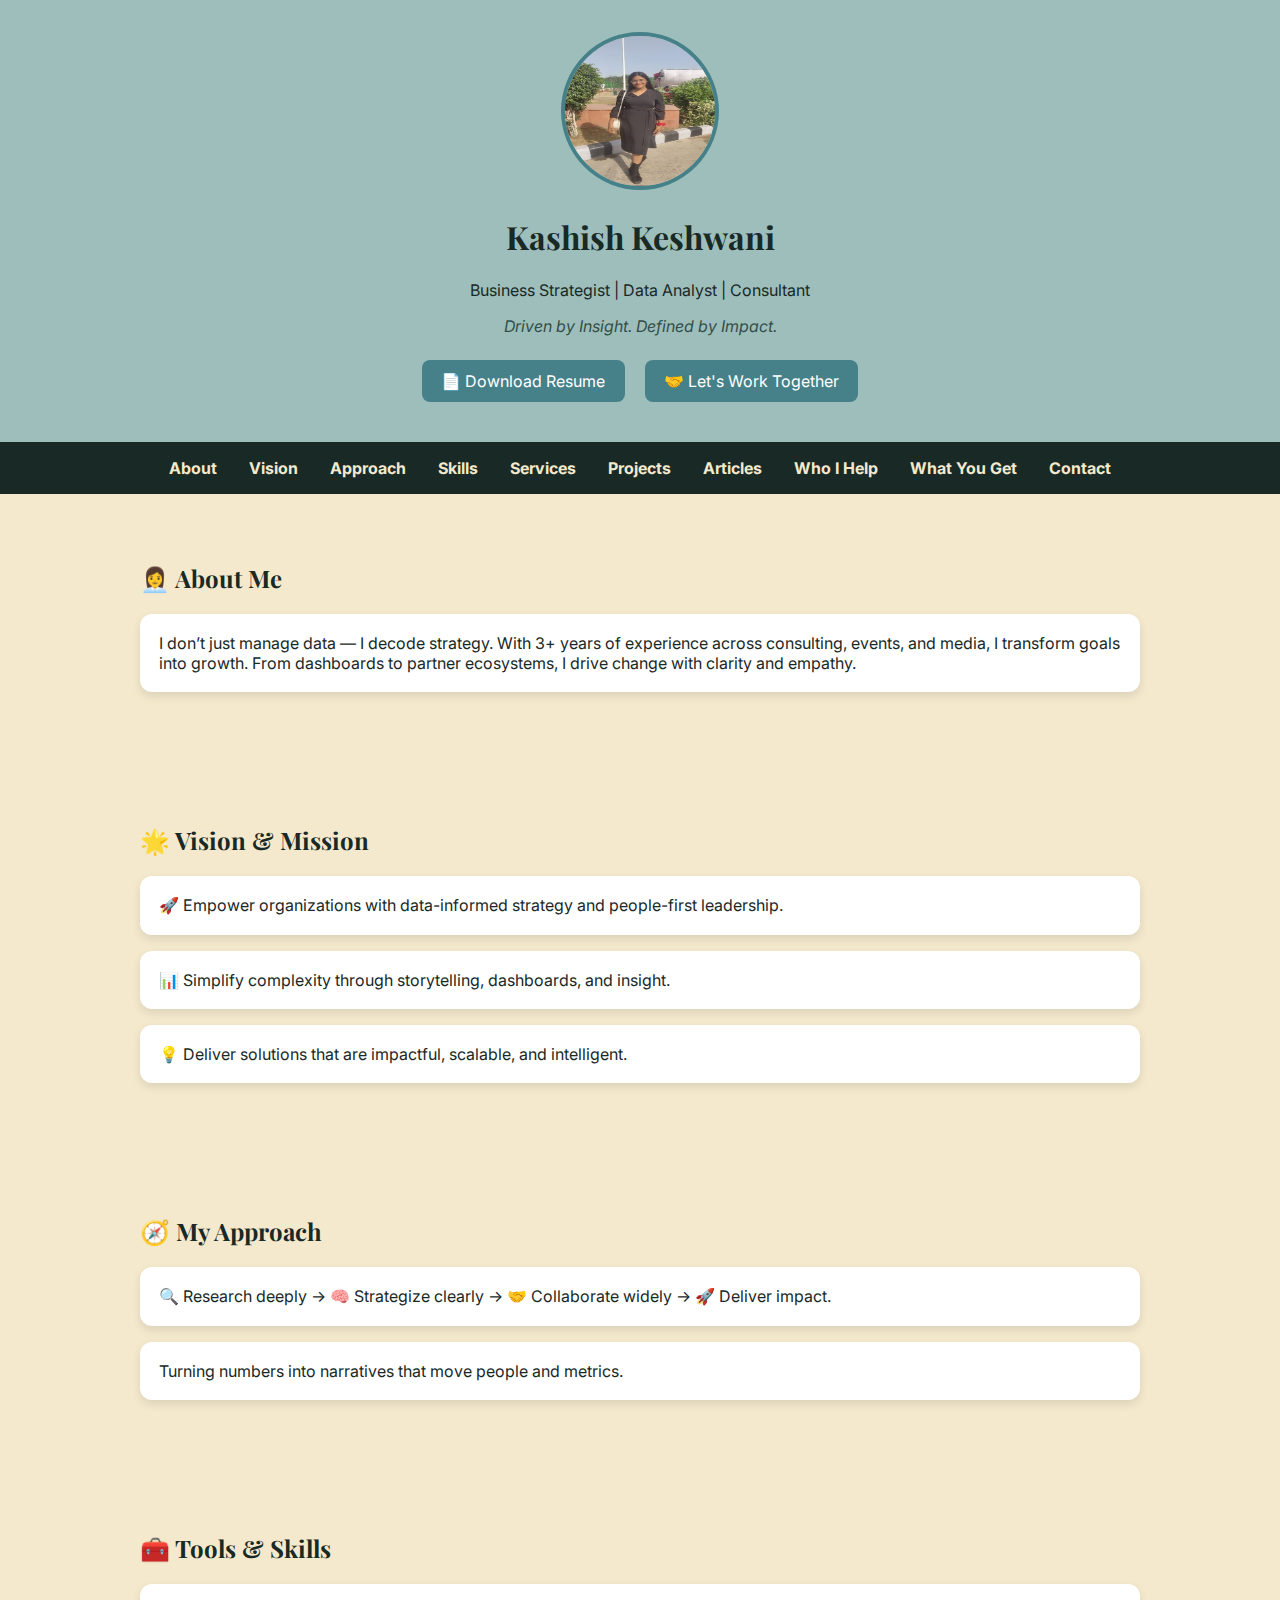
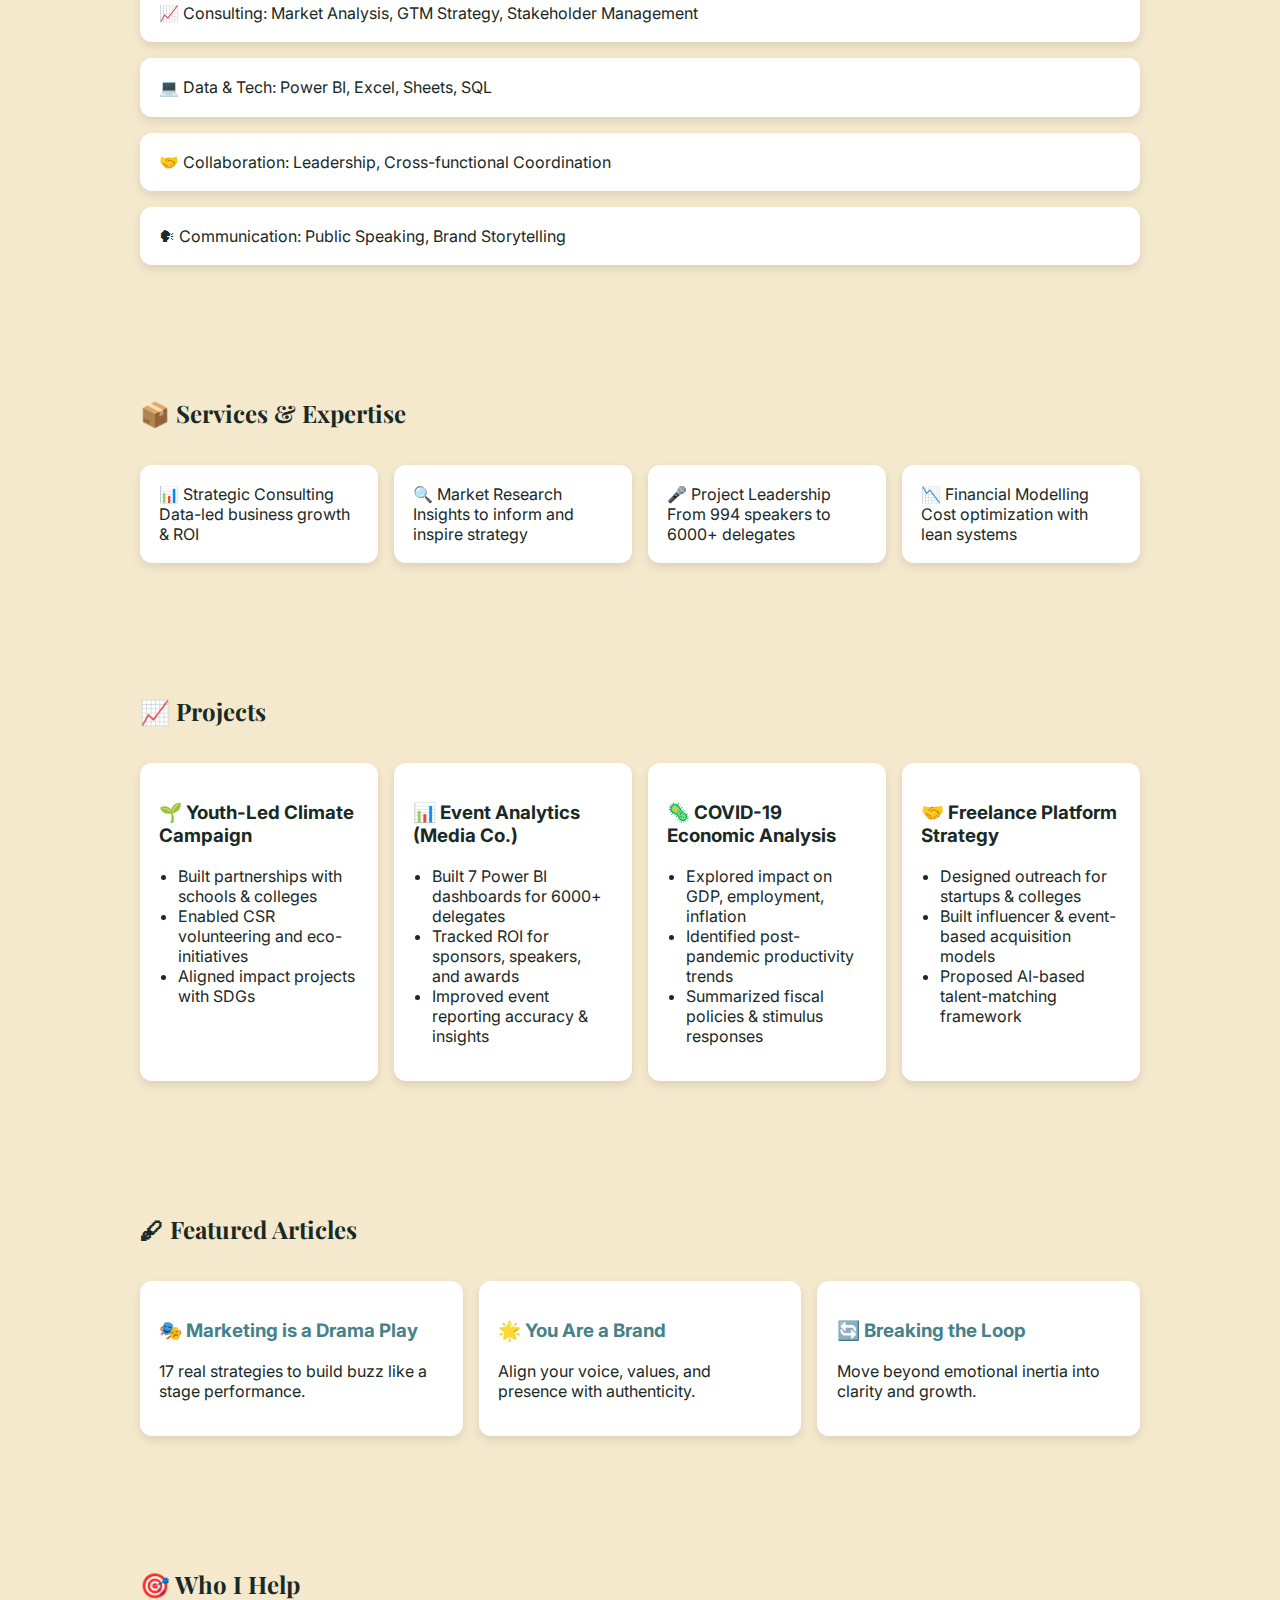
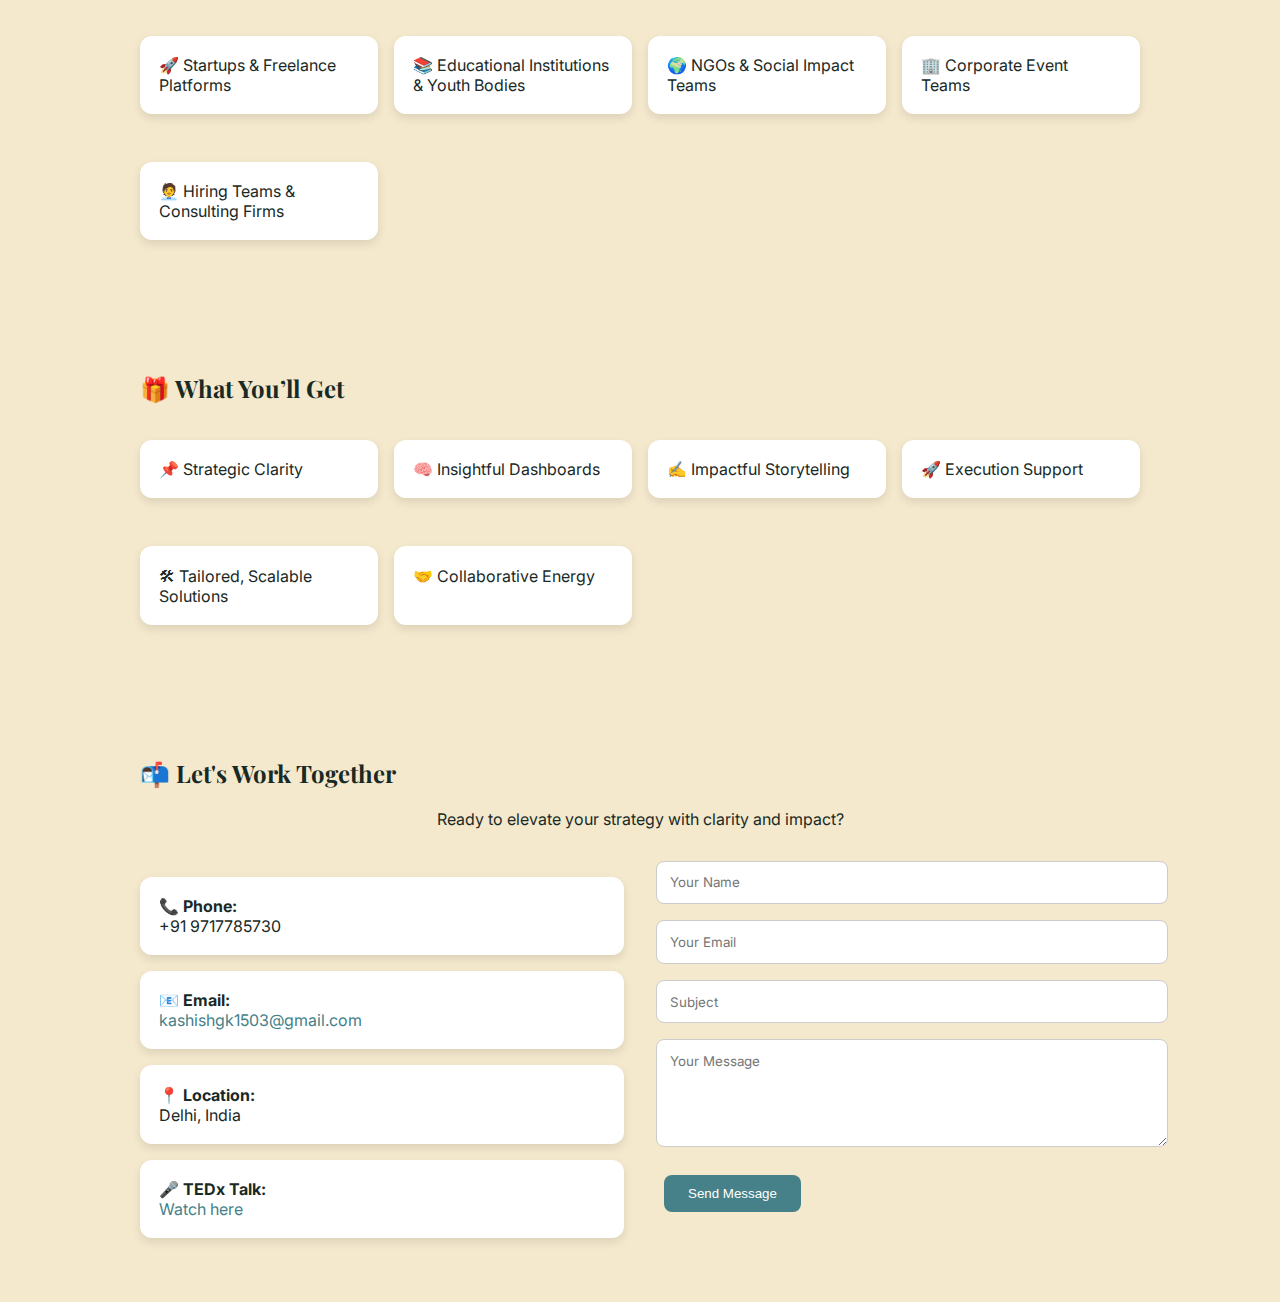
<file: index.html>
<!DOCTYPE html>
<html lang="en">
<head>
  <meta charset="UTF-8" />
  <meta name="viewport" content="width=device-width, initial-scale=1.0"/>
  <title>Kashish Keshwani | Portfolio</title>

  <!-- Correct path for your CSS -->
  <link rel="stylesheet" href="assets/css/style.css" />
  <link href="https://fonts.googleapis.com/css2?family=Playfair+Display:wght@600&family=Inter&display=swap" rel="stylesheet">
</head>
<body>

  <header class="hero-section">
    <!-- Correct path for your profile image -->
    <img src="assets/images/profile.png" alt="Profile Photo" class="profile-img"/>
    <h1>Kashish Keshwani</h1>
    <p>Business Strategist | Data Analyst | Consultant</p>
    <p class="tagline">Driven by Insight. Defined by Impact.</p>
    <div class="btn-group">
      <a href="https://drive.google.com/file/d/1WHYSf-kqT-XGxSKodg2T2mCl1x5_nyx_/view?usp=drive_link" class="btn">📄 Download Resume</a>
      <a href="#contact" class="btn">🤝 Let's Work Together</a>
    </div>
  </header>

  <nav class="navbar">
    <ul>
      <li><a href="#about">About</a></li>
      <li><a href="#mission">Vision</a></li>
      <li><a href="#approach">Approach</a></li>
      <li><a href="#skills">Skills</a></li>
      <li><a href="#services">Services</a></li>
      <li><a href="#projects">Projects</a></li>
      <li><a href="#articles">Articles</a></li>
      <li><a href="#help">Who I Help</a></li>
      <li><a href="#value">What You Get</a></li>
      <li><a href="#contact">Contact</a></li>
    </ul>
  </nav>

  <main>
    <section id="about" class="section">
      <h2>👩‍💼 About Me</h2>
      <div class="card">I don’t just manage data — I decode strategy. With 3+ years of experience across consulting, events, and media, I transform goals into growth. From dashboards to partner ecosystems, I drive change with clarity and empathy.</div>
    </section>

    <section id="mission" class="section">
      <h2>🌟 Vision & Mission</h2>
      <div class="card">🚀 Empower organizations with data-informed strategy and people-first leadership.</div>
      <div class="card">📊 Simplify complexity through storytelling, dashboards, and insight.</div>
      <div class="card">💡 Deliver solutions that are impactful, scalable, and intelligent.</div>
    </section>

    <section id="approach" class="section">
      <h2>🧭 My Approach</h2>
      <div class="card">🔍 Research deeply → 🧠 Strategize clearly → 🤝 Collaborate widely → 🚀 Deliver impact.</div>
      <div class="card">Turning numbers into narratives that move people and metrics.</div>
    </section>

    <section id="skills" class="section">
      <h2>🧰 Tools & Skills</h2>
      <div class="card">📈 Consulting: Market Analysis, GTM Strategy, Stakeholder Management</div>
      <div class="card">💻 Data & Tech: Power BI, Excel, Sheets, SQL</div>
      <div class="card">🤝 Collaboration: Leadership, Cross-functional Coordination</div>
      <div class="card">🗣 Communication: Public Speaking, Brand Storytelling</div>
    </section>

    <section id="services" class="section">
      <h2>📦 Services & Expertise</h2>
      <div class="card-grid">
        <div class="card">📊 Strategic Consulting<br/>Data-led business growth & ROI</div>
        <div class="card">🔍 Market Research<br/>Insights to inform and inspire strategy</div>
        <div class="card">🎤 Project Leadership<br/>From 994 speakers to 6000+ delegates</div>
        <div class="card">📉 Financial Modelling<br/>Cost optimization with lean systems</div>
      </div>
    </section>

    <section id="projects" class="section">
      <h2>📈 Projects</h2>
      <div class="card-grid">
        <div class="card">
          <h3>🌱 Youth-Led Climate Campaign</h3>
          <ul>
            <li>Built partnerships with schools & colleges</li>
            <li>Enabled CSR volunteering and eco-initiatives</li>
            <li>Aligned impact projects with SDGs</li>
          </ul>
        </div>
        <div class="card">
          <h3>📊 Event Analytics (Media Co.)</h3>
          <ul>
            <li>Built 7 Power BI dashboards for 6000+ delegates</li>
            <li>Tracked ROI for sponsors, speakers, and awards</li>
            <li>Improved event reporting accuracy & insights</li>
          </ul>
        </div>
        <div class="card">
          <h3>🦠 COVID-19 Economic Analysis</h3>
          <ul>
            <li>Explored impact on GDP, employment, inflation</li>
            <li>Identified post-pandemic productivity trends</li>
            <li>Summarized fiscal policies & stimulus responses</li>
          </ul>
        </div>
        <div class="card">
          <h3>🤝 Freelance Platform Strategy</h3>
          <ul>
            <li>Designed outreach for startups & colleges</li>
            <li>Built influencer & event-based acquisition models</li>
            <li>Proposed AI-based talent-matching framework</li>
          </ul>
        </div>
      </div>
    </section>

    <section id="articles" class="section">
      <h2>🖋 Featured Articles</h2>
      <div class="card-grid">
        <div class="card">
          <h3><a href="https://medium.com/@kashishgk1503/marketing-is-a-drama-play-17-real-strategies-to-build-buzz-around-your-startup-7f72fb2314fc" target="_blank">🎭 Marketing is a Drama Play</a></h3>
          <p>17 real strategies to build buzz like a stage performance.</p>
        </div>
        <div class="card">
          <h3><a href="https://medium.com/@kashishgk1503/you-are-a-brand-0bb52aea152b" target="_blank">🌟 You Are a Brand</a></h3>
          <p>Align your voice, values, and presence with authenticity.</p>
        </div>
        <div class="card">
          <h3><a href="https://medium.com/@kashishgk1503/breaking-the-loop-why-so-many-of-us-feel-stuck-and-how-to-get-unstuck-594a5ecd1e05" target="_blank">🔄 Breaking the Loop</a></h3>
          <p>Move beyond emotional inertia into clarity and growth.</p>
        </div>
      </div>
    </section>

    <section id="help" class="section">
      <h2>🎯 Who I Help</h2>
      <div class="card-grid">
        <div class="card">🚀 Startups & Freelance Platforms</div>
        <div class="card">📚 Educational Institutions & Youth Bodies</div>
        <div class="card">🌍 NGOs & Social Impact Teams</div>
        <div class="card">🏢 Corporate Event Teams</div>
        <div class="card">🧑‍💼 Hiring Teams & Consulting Firms</div>
      </div>
    </section>

    <section id="value" class="section">
      <h2>🎁 What You’ll Get</h2>
      <div class="card-grid">
        <div class="card">📌 Strategic Clarity</div>
        <div class="card">🧠 Insightful Dashboards</div>
        <div class="card">✍️ Impactful Storytelling</div>
        <div class="card">🚀 Execution Support</div>
        <div class="card">🛠 Tailored, Scalable Solutions</div>
        <div class="card">🤝 Collaborative Energy</div>
      </div>
    </section>

    <section id="contact" class="section">
      <h2>📬 Let's Work Together</h2>
      <p class="center">Ready to elevate your strategy with clarity and impact?</p>
      <div class="contact-wrapper">
        <div class="contact-left">
          <div class="card">📞 <strong>Phone:</strong><br/> +91 9717785730</div>
          <div class="card">📧 <strong>Email:</strong><br/> <a href="mailto:kashishgk1503@gmail.com">kashishgk1503@gmail.com</a></div>
          <div class="card">📍 <strong>Location:</strong><br/> Delhi, India</div>
          <div class="card">🎤 <strong>TEDx Talk:</strong><br/> <a href="https://www.youtube.com/watch?v=-XxKryNptU0" target="_blank">Watch here</a></div>
        </div>
        <div class="contact-right">
          <form action="mailto:kashishgk1503@gmail.com" method="POST" enctype="text/plain">
            <input type="text" name="name" placeholder="Your Name" required />
            <input type="email" name="email" placeholder="Your Email" required />
            <input type="text" name="subject" placeholder="Subject" />
            <textarea name="message" placeholder="Your Message" rows="5" required></textarea>
            <button type="submit" class="btn">Send Message</button>
          </form>
        </div>
      </div>
    </section>

  </main>
</body>
</html>
</file>
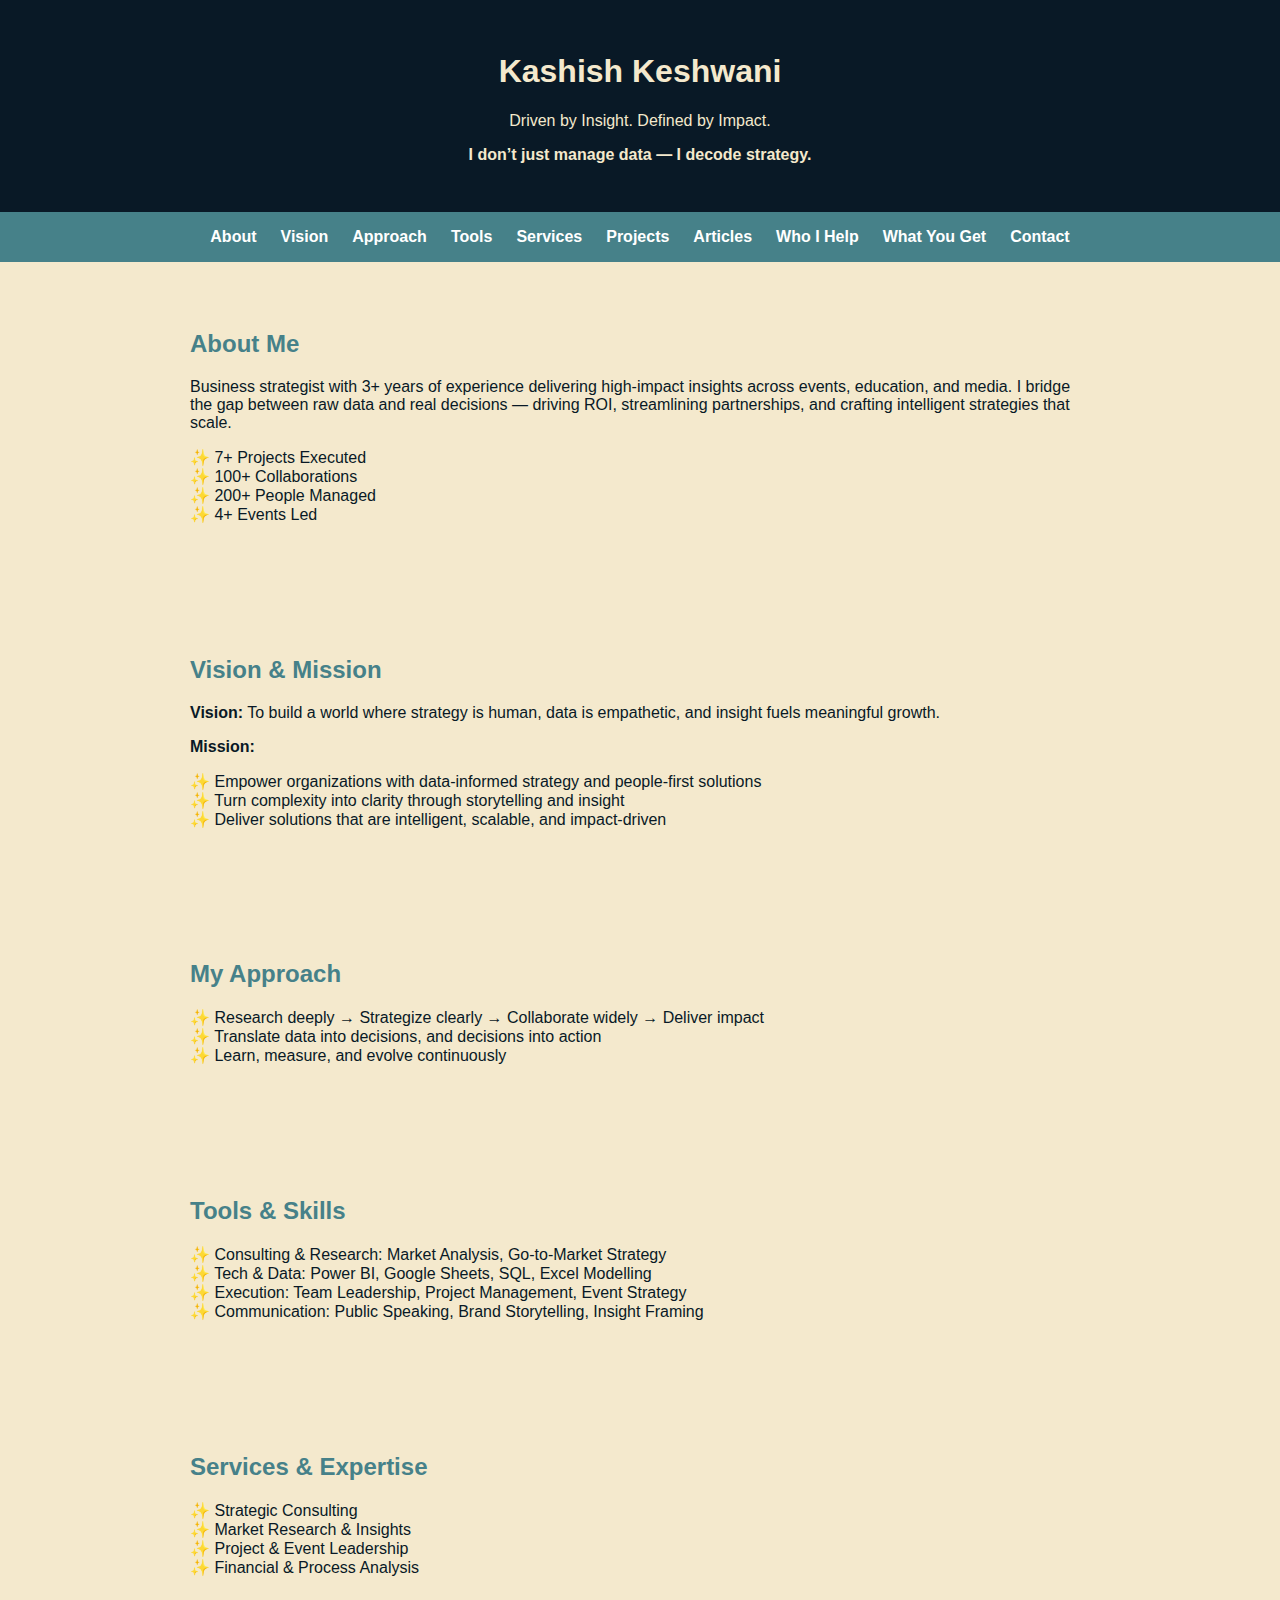
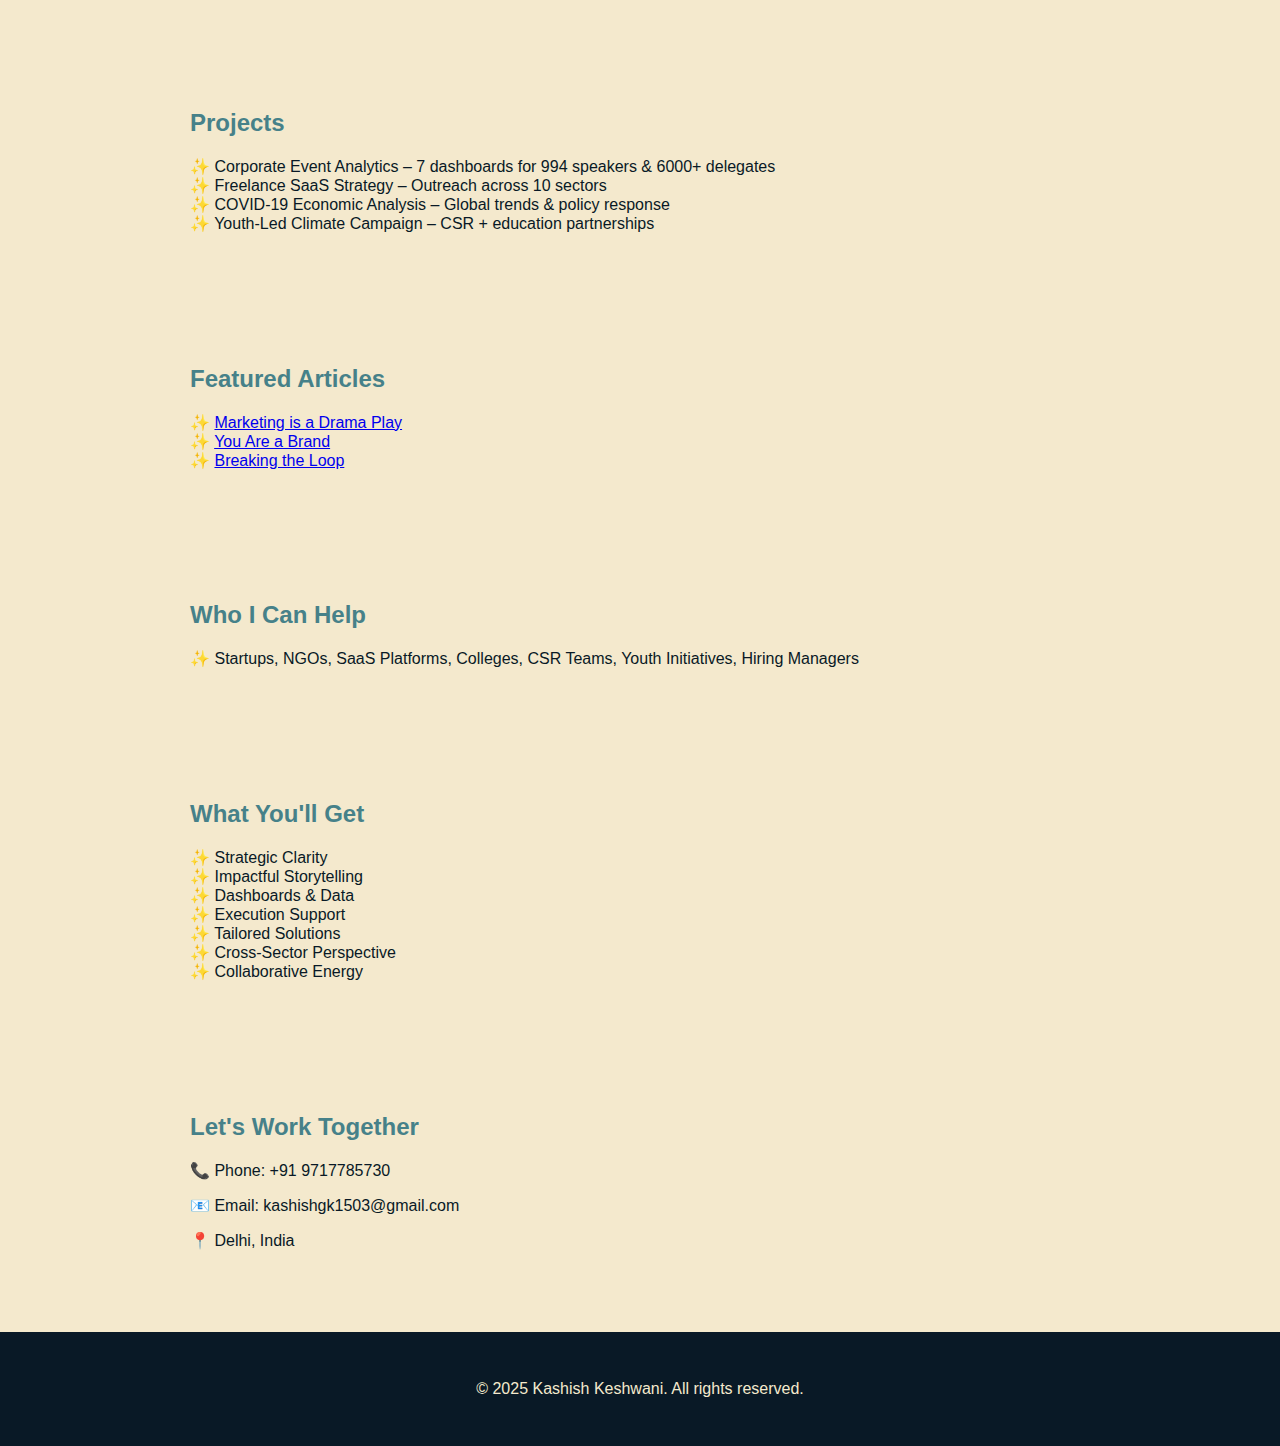
<file: index-crlf.html>
<!DOCTYPE html>
<html lang="en">
<head>
  <meta charset="UTF-8">
  <meta name="viewport" content="width=device-width, initial-scale=1.0">
  <title>Kashish Keshwani – Strategy Consultant</title>
  <style>
    body {
      font-family: 'Poppins', sans-serif;
      margin: 0;
      padding: 0;
      background-color: #F4E9CD;
      color: #091926;
    }
    header {
      background-color: #091926;
      color: #F4E9CD;
      padding: 2rem;
      text-align: center;
    }
    nav {
      display: flex;
      justify-content: center;
      gap: 1.5rem;
      background-color: #468189;
      padding: 1rem;
    }
    nav a {
      color: #fff;
      text-decoration: none;
      font-weight: bold;
    }
    section {
      padding: 3rem 2rem;
      max-width: 900px;
      margin: auto;
    }
    h2 {
      color: #468189;
    }
    ul {
      list-style-type: none;
      padding: 0;
    }
    ul li::before {
      content: "✨ ";
    }
    footer {
      background-color: #091926;
      color: #F4E9CD;
      text-align: center;
      padding: 2rem 1rem;
    }
    .links a {
      color: #F4E9CD;
      margin: 0 1rem;
      text-decoration: none;
    }
  </style>
</head>
<body>
  <header>
    <h1>Kashish Keshwani</h1>
    <p>Driven by Insight. Defined by Impact.</p>
    <p><strong>I don’t just manage data — I decode strategy.</strong></p>
  </header>

  <nav>
    <a href="#about">About</a>
    <a href="#vision">Vision</a>
    <a href="#approach">Approach</a>
    <a href="#tools">Tools</a>
    <a href="#services">Services</a>
    <a href="#projects">Projects</a>
    <a href="#articles">Articles</a>
    <a href="#help">Who I Help</a>
    <a href="#value">What You Get</a>
    <a href="#contact">Contact</a>
  </nav>

  <section id="about">
    <h2>About Me</h2>
    <p>Business strategist with 3+ years of experience delivering high-impact insights across events, education, and media. I bridge the gap between raw data and real decisions — driving ROI, streamlining partnerships, and crafting intelligent strategies that scale.</p>
    <ul>
      <li>7+ Projects Executed</li>
      <li>100+ Collaborations</li>
      <li>200+ People Managed</li>
      <li>4+ Events Led</li>
    </ul>
  </section>

  <section id="vision">
    <h2>Vision & Mission</h2>
    <p><strong>Vision:</strong> To build a world where strategy is human, data is empathetic, and insight fuels meaningful growth.</p>
    <p><strong>Mission:</strong></p>
    <ul>
      <li>Empower organizations with data-informed strategy and people-first solutions</li>
      <li>Turn complexity into clarity through storytelling and insight</li>
      <li>Deliver solutions that are intelligent, scalable, and impact-driven</li>
    </ul>
  </section>

  <section id="approach">
    <h2>My Approach</h2>
    <ul>
      <li>Research deeply → Strategize clearly → Collaborate widely → Deliver impact</li>
      <li>Translate data into decisions, and decisions into action</li>
      <li>Learn, measure, and evolve continuously</li>
    </ul>
  </section>

  <section id="tools">
    <h2>Tools & Skills</h2>
    <ul>
      <li>Consulting & Research: Market Analysis, Go-to-Market Strategy</li>
      <li>Tech & Data: Power BI, Google Sheets, SQL, Excel Modelling</li>
      <li>Execution: Team Leadership, Project Management, Event Strategy</li>
      <li>Communication: Public Speaking, Brand Storytelling, Insight Framing</li>
    </ul>
  </section>

  <section id="services">
    <h2>Services & Expertise</h2>
    <ul>
      <li>Strategic Consulting</li>
      <li>Market Research & Insights</li>
      <li>Project & Event Leadership</li>
      <li>Financial & Process Analysis</li>
    </ul>
  </section>

  <section id="projects">
    <h2>Projects</h2>
    <ul>
      <li>Corporate Event Analytics – 7 dashboards for 994 speakers & 6000+ delegates</li>
      <li>Freelance SaaS Strategy – Outreach across 10 sectors</li>
      <li>COVID-19 Economic Analysis – Global trends & policy response</li>
      <li>Youth-Led Climate Campaign – CSR + education partnerships</li>
    </ul>
  </section>

  <section id="articles">
    <h2>Featured Articles</h2>
    <ul>
      <li><a href="https://medium.com/@kashishgk1503/marketing-is-a-drama-play-17-real-strategies-to-build-buzz-around-your-startup-7f72fb2314fc" target="_blank">Marketing is a Drama Play</a></li>
      <li><a href="https://medium.com/@kashishgk1503/you-are-a-brand-0bb52aea152b" target="_blank">You Are a Brand</a></li>
      <li><a href="https://medium.com/@kashishgk1503/breaking-the-loop-why-so-many-of-us-feel-stuck-and-how-to-get-unstuck-594a5ecd1e05" target="_blank">Breaking the Loop</a></li>
    </ul>
  </section>

  <section id="help">
    <h2>Who I Can Help</h2>
    <ul>
      <li>Startups, NGOs, SaaS Platforms, Colleges, CSR Teams, Youth Initiatives, Hiring Managers</li>
    </ul>
  </section>

  <section id="value">
    <h2>What You'll Get</h2>
    <ul>
      <li>Strategic Clarity</li>
      <li>Impactful Storytelling</li>
      <li>Dashboards & Data</li>
      <li>Execution Support</li>
      <li>Tailored Solutions</li>
      <li>Cross-Sector Perspective</li>
      <li>Collaborative Energy</li>
    </ul>
  </section>

  <section id="contact">
    <h2>Let's Work Together</h2>
    <p>📞 Phone: +91 9717785730</p>
    <p>📧 Email: kashishgk1503@gmail.com</p>
    <p>📍 Delhi, India</p>
    <div class="links">
      <a href="https://github.com/lostbutterfly8" target="_blank">GitHub</a>
      <a href="https://medium.com/@kashishgk1503" target="_blank">Medium</a>
      <a href="https://www.linkedin.com/in/kashish-keshwani-641326215" target="_blank">LinkedIn</a>
      <a href="https://youtu.be/-XxKryNptU0?si=YQv2gUbAgqFRO_u8" target="_blank">TEDx</a>
      <a href="https://drive.google.com/file/d/1WHYSf-kqT-XGxSKodg2T2mCl1x5_nyx_/view?usp=drive_link" target="_blank">Download Resume</a>
    </div>
  </section>

  <footer>
    <p>&copy; 2025 Kashish Keshwani. All rights reserved.</p>
  </footer>
</body>
</html>
</file>
<file: assets/css/style.css>
body {
  margin: 0;
  font-family: 'Inter', sans-serif;
  background: #f4e9cd;
  color: #192926;
}

h1, h2 {
  font-family: 'Playfair Display', serif;
  color: #192926;
}

a {
  color: #468189;
  text-decoration: none;
}

.hero-section {
  text-align: center;
  padding: 2rem;
  background: #9dbebb;
}

.profile-img {
  width: 150px;
  height: 150px;
  border-radius: 50%;
  border: 4px solid #468189;
}

.tagline {
  font-style: italic;
  color: #334e4a;
  margin-top: 0.5rem;
}

.btn-group {
  margin-top: 1rem;
}

.btn {
  background-color: #468189;
  color: white;
  padding: 0.7rem 1.2rem;
  border-radius: 8px;
  text-decoration: none;
  margin: 0.5rem;
  display: inline-block;
}

.navbar ul {
  display: flex;
  justify-content: center;
  list-style: none;
  padding: 1rem;
  background: #192926;
  flex-wrap: wrap;
  margin: 0;
}

.navbar li {
  margin: 0 1rem;
}

.navbar a {
  color: #f4e9cd;
  font-weight: bold;
}

.section {
  padding: 3rem 1.5rem;
  max-width: 1000px;
  margin: auto;
}

.card {
  background: white;
  padding: 1.2rem;
  border-radius: 12px;
  margin: 1rem 0;
  box-shadow: 0 4px 10px rgba(0,0,0,0.1);
}

.card-grid {
  display: grid;
  grid-template-columns: repeat(auto-fit, minmax(230px, 1fr));
  gap: 1rem;
}

.card ul {
  padding-left: 1.2rem;
}

.contact-wrapper {
  display: flex;
  flex-wrap: wrap;
  gap: 2rem;
  margin-top: 2rem;
}

.contact-left, .contact-right {
  flex: 1 1 300px;
}

.contact-right form input,
.contact-right form textarea {
  width: 100%;
  padding: 0.8rem;
  margin-bottom: 1rem;
  border-radius: 8px;
  border: 1px solid #ccc;
  font-family: 'Inter', sans-serif;
}

.contact-right form button {
  background: #468189;
  color: white;
  padding: 0.7rem 1.5rem;
  border: none;
  border-radius: 8px;
  cursor: pointer;
}

.center {
  text-align: center;
}
</file>
